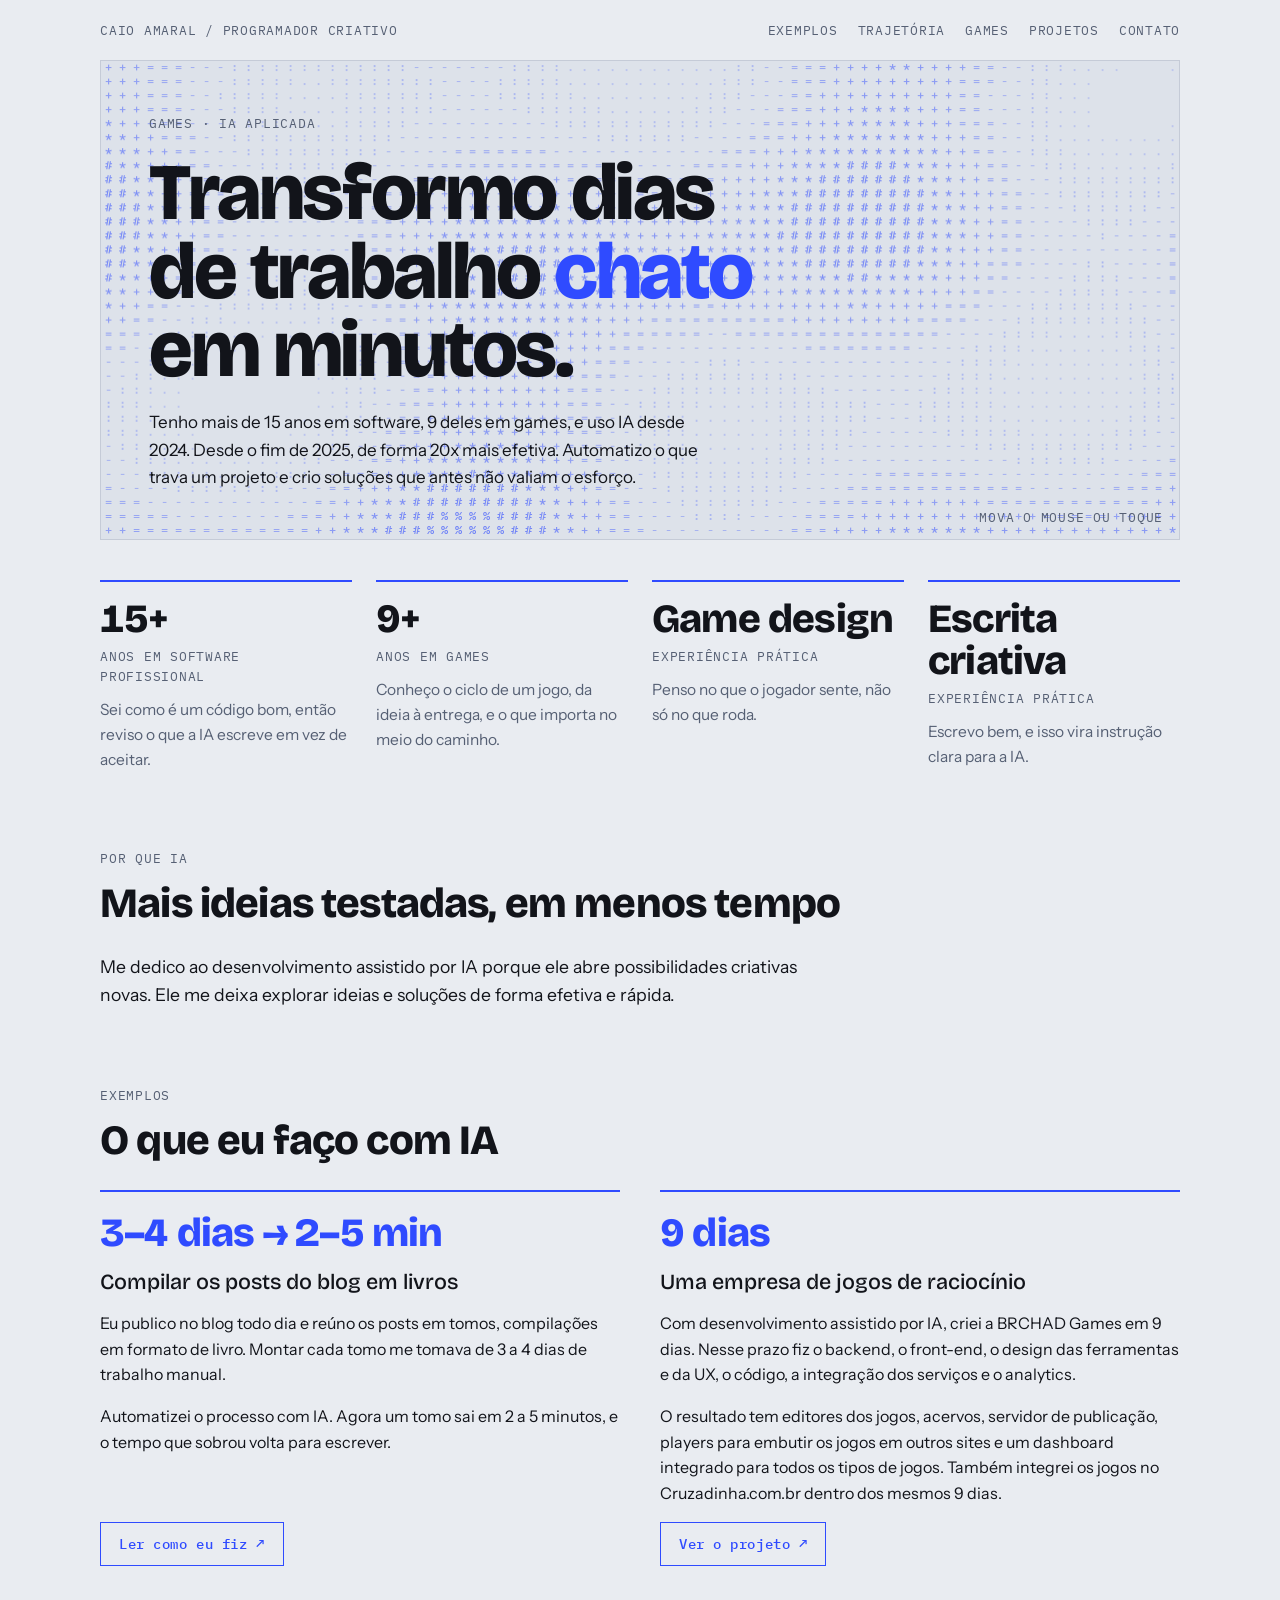
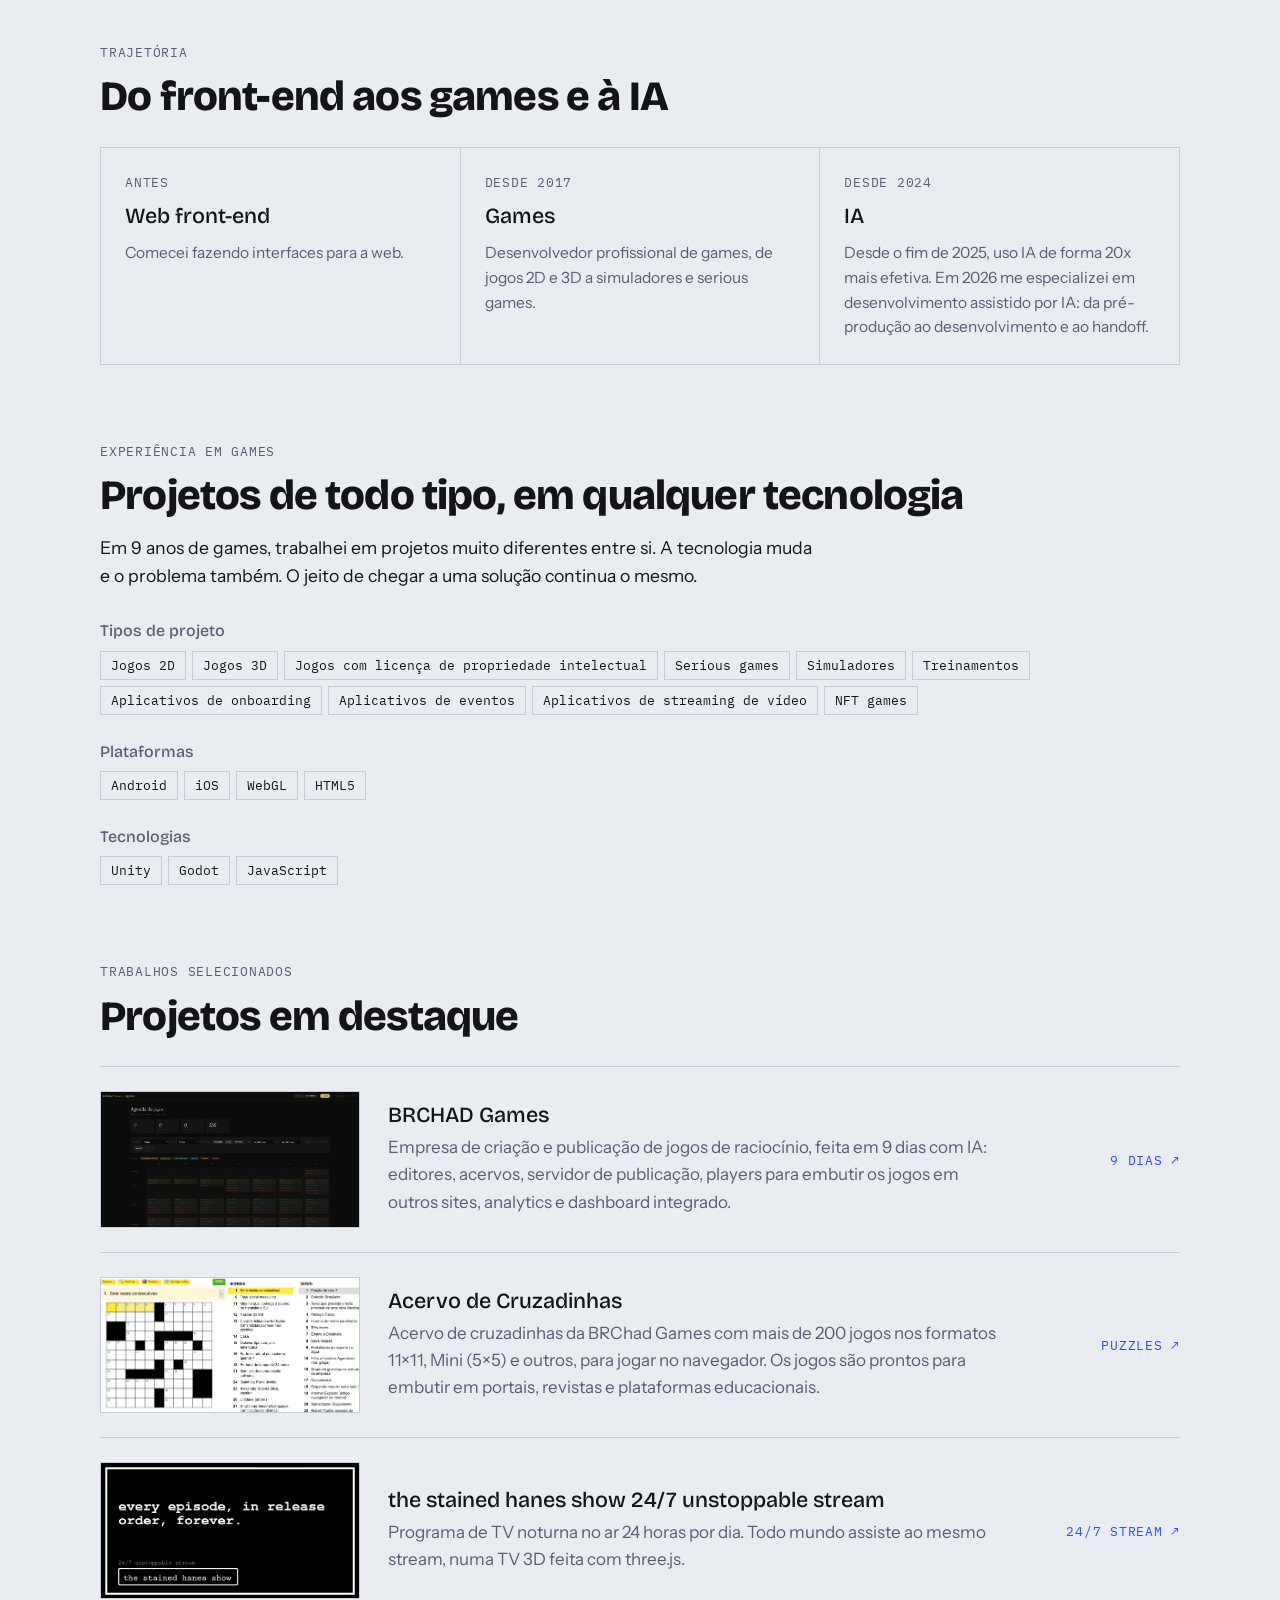
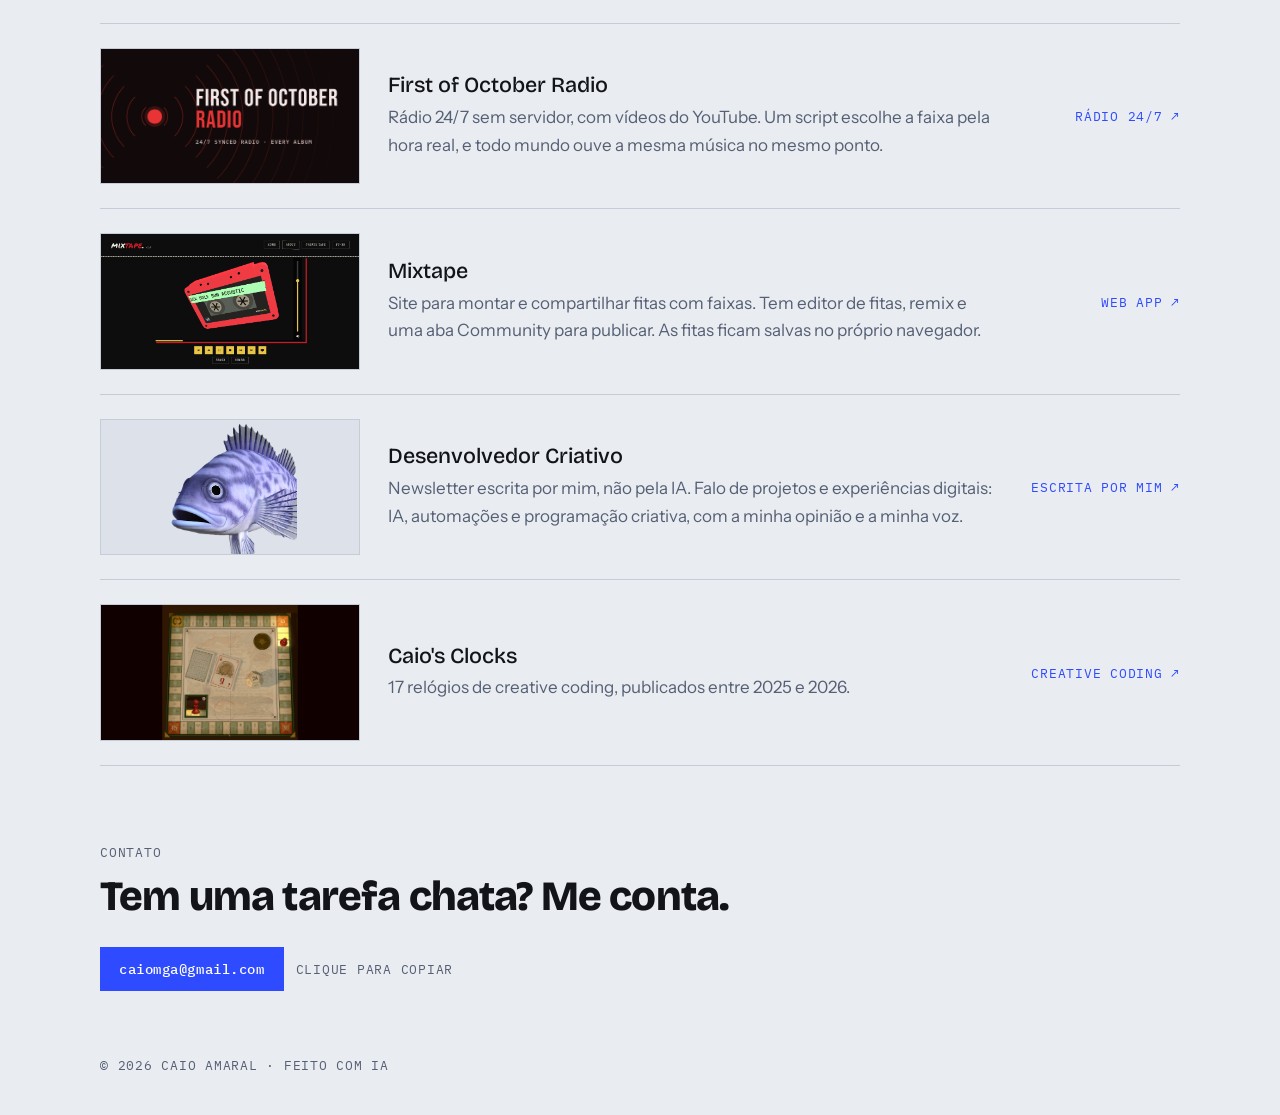
<file: index.html>
<!doctype html>
<html lang="pt-BR">
<head>
<meta charset="utf-8">
<meta name="viewport" content="width=device-width, initial-scale=1">
<title>Caio Amaral · Programador Criativo</title>
<meta name="description" content="Desenvolvedor de games desde 2017. Uso IA para transformar dias de trabalho chato em minutos e para criar o que antes não valia o esforço.">
<link rel="preconnect" href="https://fonts.googleapis.com">
<link rel="preconnect" href="https://fonts.gstatic.com" crossorigin>
<link rel="stylesheet" href="https://fonts.googleapis.com/css2?family=Bricolage+Grotesque:opsz,wght@12..96,500;12..96,800&family=Instrument+Sans:wght@400;500&family=IBM+Plex+Mono:wght@400;500&display=swap">
<link rel="stylesheet" href="styles.css">
</head>
<body>
<div class="wrap">
  <nav class="mono">
    <span>caio amaral / programador criativo</span>
    <div><a href="#caso">exemplos</a><a href="#trilha">trajetória</a><a href="#games">games</a><a href="#projetos">projetos</a><a href="#contato">contato</a></div>
  </nav>

  <header class="hero">
    <canvas id="field" aria-hidden="true"></canvas>
    <div class="hero-copy">
      <span class="mono">Games · IA aplicada</span>
      <h1>Transformo dias de trabalho <em>chato</em> em minutos.</h1>
      <p>Tenho mais de 15 anos em software, 9 deles em games, e uso IA desde 2024. Desde o fim de 2025, de forma 20x mais efetiva. Automatizo o que trava um projeto e crio soluções que antes não valiam o esforço.</p>
    </div>
    <span class="mono hero-hint">mova o mouse ou toque</span>
  </header>

  <section class="numbers" aria-label="Experiência">
    <div><strong>15+</strong><span class="mono">anos em software profissional</span><p>Sei como é um código bom, então reviso o que a IA escreve em vez de aceitar.</p></div>
    <div><strong id="years">9+</strong><span class="mono">anos em games</span><p>Conheço o ciclo de um jogo, da ideia à entrega, e o que importa no meio do caminho.</p></div>
    <div><strong>Game design</strong><span class="mono">experiência prática</span><p>Penso no que o jogador sente, não só no que roda.</p></div>
    <div><strong>Escrita criativa</strong><span class="mono">experiência prática</span><p>Escrevo bem, e isso vira instrução clara para a IA.</p></div>
  </section>

  <section id="porque">
    <span class="mono">Por que IA</span>
    <h2>Mais ideias testadas, em menos tempo</h2>
    <div class="case">
      <p>Me dedico ao desenvolvimento assistido por IA porque ele abre possibilidades criativas novas. Ele me deixa explorar ideias e soluções de forma efetiva e rápida.</p>
    </div>
  </section>

  <section id="caso">
    <span class="mono">Exemplos</span>
    <h2>O que eu faço com IA</h2>
    <div class="cases">
      <article class="case">
        <strong class="metric">3–4 dias → 2–5 min</strong>
        <h3>Compilar os posts do blog em livros</h3>
        <p>Eu publico no blog todo dia e reúno os posts em tomos, compilações em formato de livro. Montar cada tomo me tomava de 3 a 4 dias de trabalho manual.</p>
        <p>Automatizei o processo com IA. Agora um tomo sai em 2 a 5 minutos, e o tempo que sobrou volta para escrever.</p>
        <a class="btn" href="https://devcriativo.substack.com/p/automatizei-a-compilacao-de-posts" target="_blank" rel="noopener noreferrer">Ler como eu fiz ↗</a>
      </article>
      <article class="case">
        <strong class="metric">9 dias</strong>
        <h3>Uma empresa de jogos de raciocínio</h3>
        <p>Com desenvolvimento assistido por IA, criei a BRCHAD Games em 9 dias. Nesse prazo fiz o backend, o front-end, o design das ferramentas e da UX, o código, a integração dos serviços e o analytics.</p>
        <p>O resultado tem editores dos jogos, acervos, servidor de publicação, players para embutir os jogos em outros sites e um dashboard integrado para todos os tipos de jogos. Também integrei os jogos no Cruzadinha.com.br dentro dos mesmos 9 dias.</p>
        <a class="btn" href="https://brchad.com/en/project-brchad-games-admin.html" target="_blank" rel="noopener noreferrer">Ver o projeto ↗</a>
      </article>
    </div>
  </section>

  <section id="trilha">
    <span class="mono">Trajetória</span>
    <h2>Do front-end aos games e à IA</h2>
    <div class="tracks">
      <article>
        <span class="mono">antes</span>
        <h3>Web front-end</h3>
        <p>Comecei fazendo interfaces para a web.</p>
      </article>
      <article>
        <span class="mono">desde 2017</span>
        <h3>Games</h3>
        <p>Desenvolvedor profissional de games, de jogos 2D e 3D a simuladores e serious games.</p>
      </article>
      <article>
        <span class="mono">desde 2024</span>
        <h3>IA</h3>
        <p>Desde o fim de 2025, uso IA de forma 20x mais efetiva. Em 2026 me especializei em desenvolvimento assistido por IA: da pré-produção ao desenvolvimento e ao handoff.</p>
      </article>
    </div>
  </section>

  <section id="games">
    <span class="mono">Experiência em games</span>
    <h2>Projetos de todo tipo, em qualquer tecnologia</h2>
    <p class="lead">Em 9 anos de games, trabalhei em projetos muito diferentes entre si. A tecnologia muda e o problema também. O jeito de chegar a uma solução continua o mesmo.</p>
    <div class="groups">
      <div>
        <h3>Tipos de projeto</h3>
        <ul class="tags">
          <li>Jogos 2D</li><li>Jogos 3D</li><li>Jogos com licença de propriedade intelectual</li><li>Serious games</li><li>Simuladores</li><li>Treinamentos</li><li>Aplicativos de onboarding</li><li>Aplicativos de eventos</li><li>Aplicativos de streaming de vídeo</li><li>NFT games</li>
        </ul>
      </div>
      <div>
        <h3>Plataformas</h3>
        <ul class="tags"><li>Android</li><li>iOS</li><li>WebGL</li><li>HTML5</li></ul>
      </div>
      <div>
        <h3>Tecnologias</h3>
        <ul class="tags"><li>Unity</li><li>Godot</li><li>JavaScript</li></ul>
      </div>
    </div>
  </section>

  <section id="projetos">
    <span class="mono">Trabalhos selecionados</span>
    <h2>Projetos em destaque</h2>
    <div id="projects"></div>
  </section>

  <section id="contato">
    <span class="mono">Contato</span>
    <h2>Tem uma tarefa chata? Me conta.</h2>
    <div class="contact">
      <button class="primary" id="copy" type="button">caiomga@gmail.com</button>
      <span class="mono" id="msg" role="status">clique para copiar</span>
    </div>
  </section>

  <footer class="mono">© <span id="year">2026</span> Caio Amaral · feito com IA</footer>
</div>
<script src="projects.js"></script>
<script src="main.js"></script>
</body>
</html>
</file>
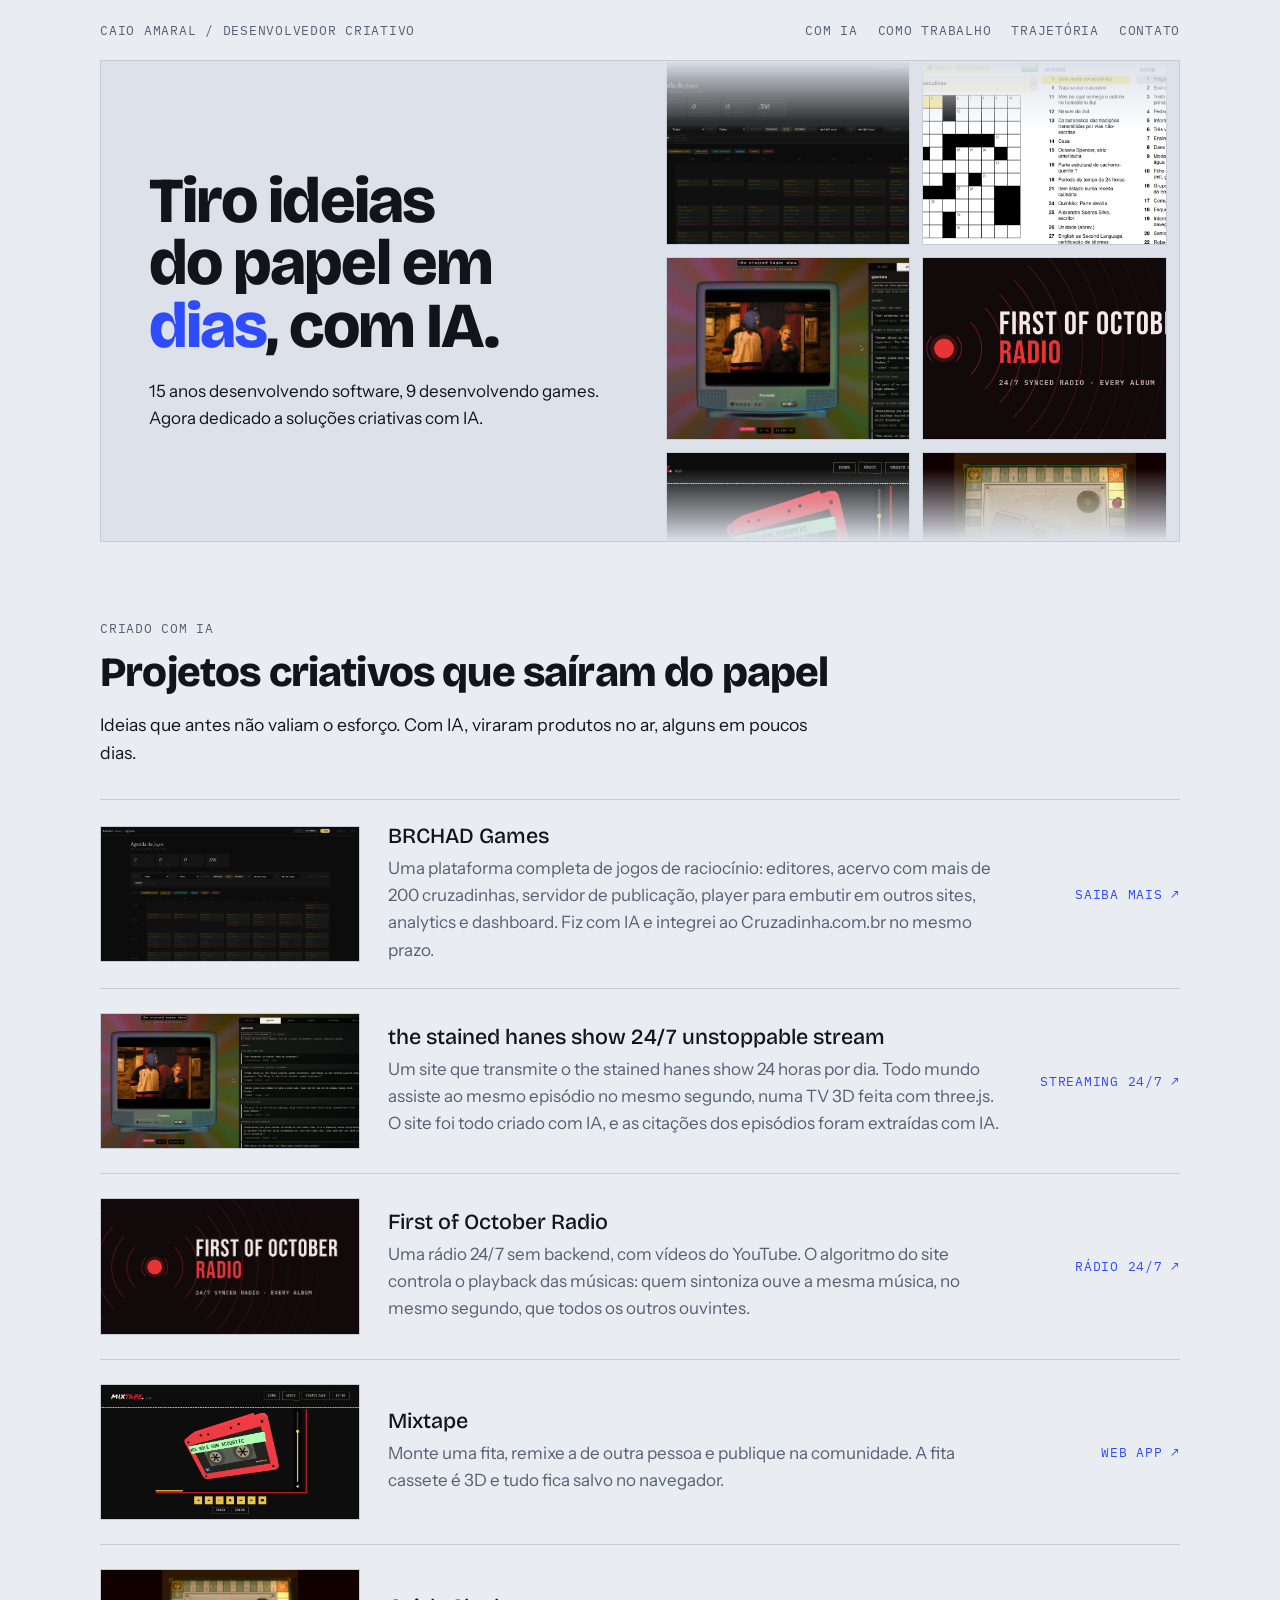
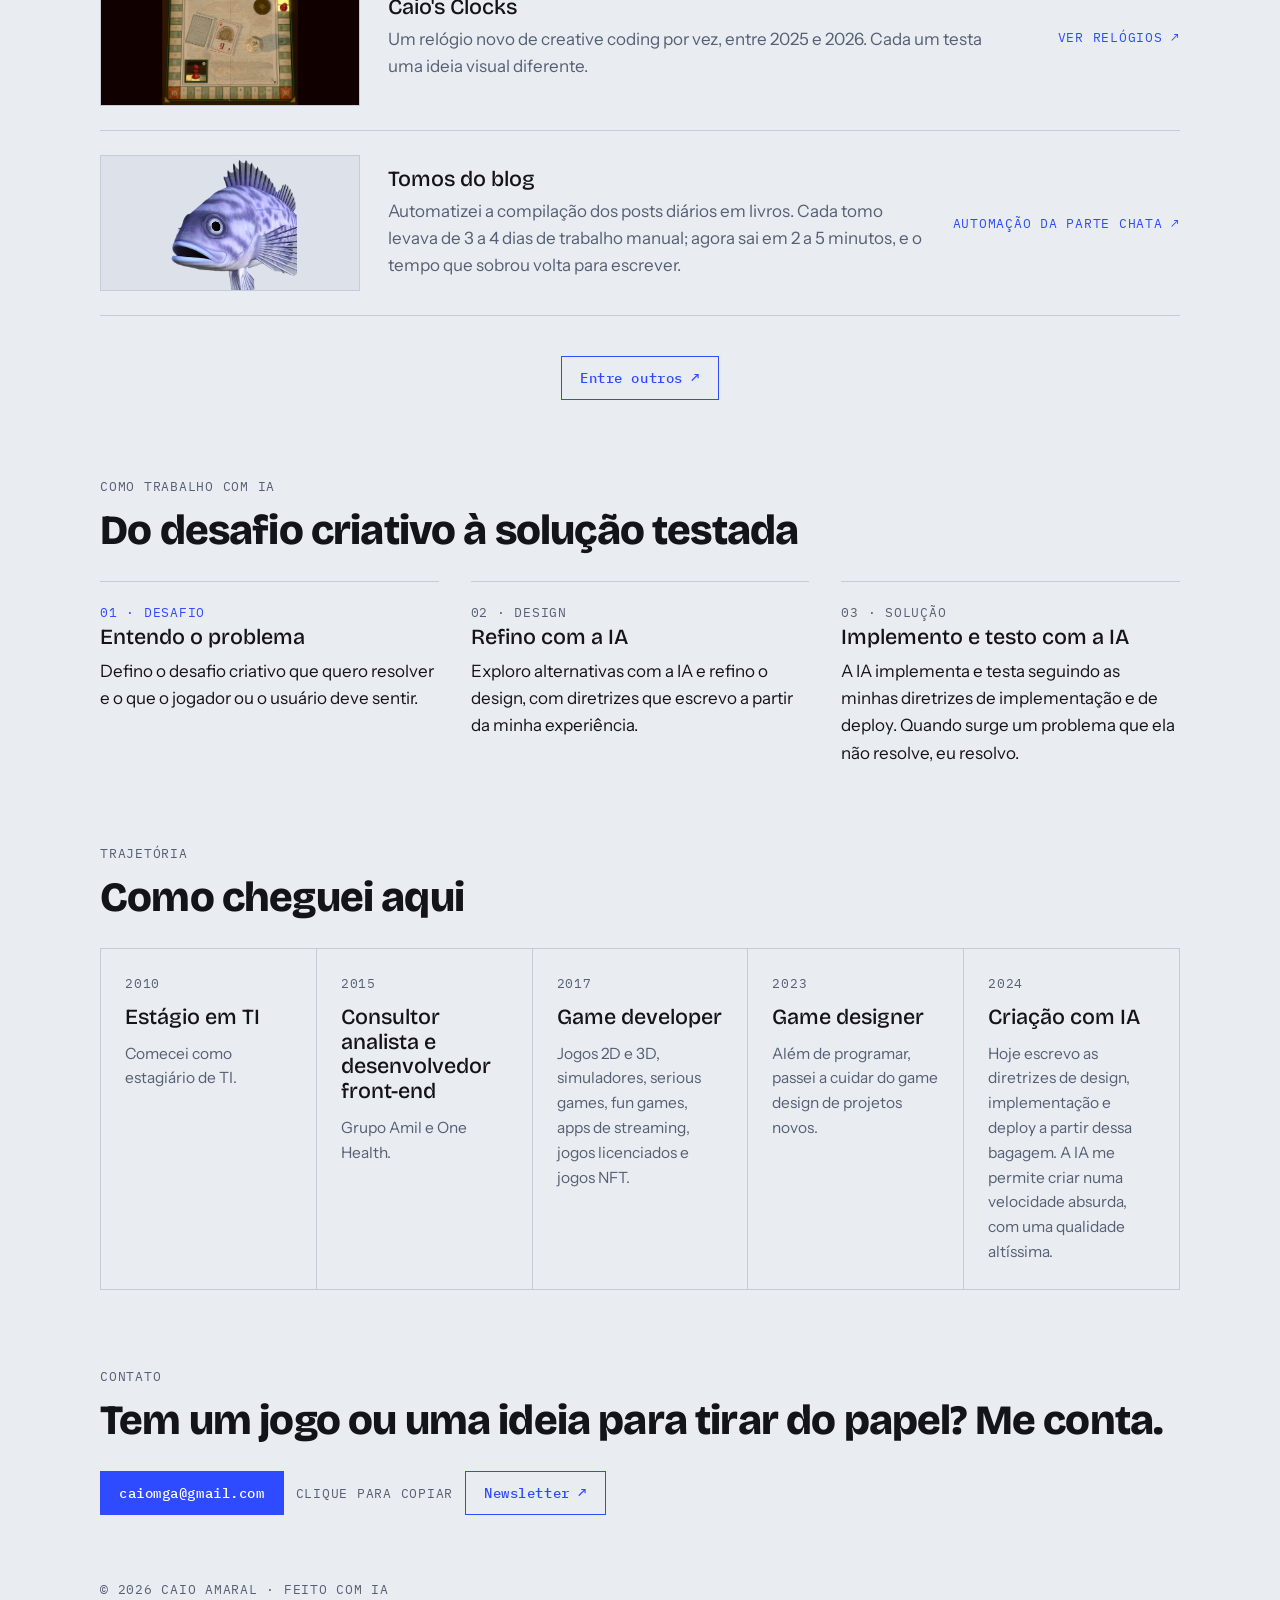
<file: v2.html>
<!doctype html>
<html lang="pt-BR">
<head>
<meta charset="utf-8">
<meta name="viewport" content="width=device-width, initial-scale=1">
<title>Caio Amaral · Desenvolvedor Criativo</title>
<meta name="description" content="Desenvolvedor criativo, com 9 anos em games. Jogos 2D e 3D, simuladores e serious games, e projetos criativos feitos com IA em dias.">
<link rel="preconnect" href="https://fonts.googleapis.com">
<link rel="preconnect" href="https://fonts.gstatic.com" crossorigin>
<link rel="stylesheet" href="https://fonts.googleapis.com/css2?family=Bricolage+Grotesque:opsz,wght@12..96,500;12..96,800&family=Instrument+Sans:wght@400;500&family=IBM+Plex+Mono:wght@400;500&display=swap">
<link rel="stylesheet" href="styles.css?v=2">
</head>
<body>
<div class="wrap">
  <nav class="mono">
    <span>caio amaral / desenvolvedor criativo</span>
    <div><a href="#ia">com ia</a><a href="#metodo">como trabalho</a><a href="#trilha">trajetória</a><a href="#contato">contato</a></div>
  </nav>

  <header class="hero hero-split">
    <div class="hero-copy">
      <h1>Tiro ideias do papel em <em>dias</em>, com IA.</h1>
      <p>15 anos desenvolvendo software, 9 desenvolvendo games. Agora dedicado a soluções criativas com IA.</p>
    </div>
    <!-- cada coluna repete as imagens duas vezes para o loop não ter emenda -->
    <div class="mosaic" aria-hidden="true">
      <div class="col">
        <img src="assets/brchad.png" alt=""><img src="assets/tshs-stream.jpg" alt="" class="left"><img src="assets/mixtape.png" alt="">
        <img src="assets/brchad.png" alt=""><img src="assets/tshs-stream.jpg" alt="" class="left"><img src="assets/mixtape.png" alt="">
      </div>
      <div class="col">
        <img src="assets/acervo.png" alt=""><img src="assets/radio.png" alt=""><img src="assets/clocks.png" alt="">
        <img src="assets/acervo.png" alt=""><img src="assets/radio.png" alt=""><img src="assets/clocks.png" alt="">
      </div>
    </div>
  </header>

  <section id="ia">
    <span class="mono">Criado com IA</span>
    <h2>Projetos criativos que saíram do papel</h2>
    <p class="lead">Ideias que antes não valiam o esforço. Com IA, viraram produtos no ar, alguns em poucos dias.</p>
    <div id="projects"></div>
    <p class="more"><a class="btn" href="https://brchad.com/" target="_blank" rel="noopener noreferrer">Entre outros ↗</a></p>
  </section>

  <section id="metodo">
    <span class="mono">Como trabalho com IA</span>
    <h2>Do desafio criativo à solução testada</h2>
    <ol class="phases">
      <li><span class="mono">01 · desafio</span><h3>Entendo o problema</h3><p>Defino o desafio criativo que quero resolver e o que o jogador ou o usuário deve sentir.</p></li>
      <li><span class="mono">02 · design</span><h3>Refino com a IA</h3><p>Exploro alternativas com a IA e refino o design, com diretrizes que escrevo a partir da minha experiência.</p></li>
      <li><span class="mono">03 · solução</span><h3>Implemento e testo com a IA</h3><p>A IA implementa e testa seguindo as minhas diretrizes de implementação e de deploy. Quando surge um problema que ela não resolve, eu resolvo.</p></li>
    </ol>
  </section>

  <section id="trilha">
    <span class="mono">Trajetória</span>
    <h2>Como cheguei aqui</h2>
    <div class="tracks five">
      <article>
        <span class="mono">2010</span>
        <h3>Estágio em TI</h3>
        <p>Comecei como estagiário de TI.</p>
      </article>
      <article>
        <span class="mono">2015</span>
        <h3>Consultor analista e desenvolvedor front-end</h3>
        <p>Grupo Amil e One Health.</p>
      </article>
      <article>
        <span class="mono">2017</span>
        <h3>Game developer</h3>
        <p>Jogos 2D e 3D, simuladores, serious games, fun games, apps de streaming, jogos licenciados e jogos NFT.</p>
      </article>
      <article>
        <span class="mono">2023</span>
        <h3>Game designer</h3>
        <p>Além de programar, passei a cuidar do game design de projetos novos.</p>
      </article>
      <article>
        <span class="mono">2024</span>
        <h3>Criação com IA</h3>
        <p>Hoje escrevo as diretrizes de design, implementação e deploy a partir dessa bagagem. A IA me permite criar numa velocidade absurda, com uma qualidade altíssima.</p>
      </article>
    </div>
  </section>

  <section id="contato">
    <span class="mono">Contato</span>
    <h2>Tem um jogo ou uma ideia para tirar do papel? Me conta.</h2>
    <div class="contact">
      <button class="primary" id="copy" type="button">caiomga@gmail.com</button>
      <span class="mono" id="msg" role="status">clique para copiar</span>
      <a class="btn" href="https://devcriativo.substack.com/" target="_blank" rel="noopener noreferrer">Newsletter ↗</a>
    </div>
  </section>

  <footer class="mono">© <span id="year">2026</span> Caio Amaral · feito com IA</footer>
</div>
<script src="projects-v2.js?v=2"></script>
<script src="main.js?v=2"></script>
</body>
</html>
</file>
<file: styles.css>
/* layout: hero com campo ASCII em canvas, números, trilha em 3 colunas, lista de projetos, contato */
:root{
  --bg:#e9ecf1; --fg:#12141a; --muted:#566074; --line:#c5cbd7; --panel:#dde2ea;
  --accent:#2f4bff; --accent-fg:#ffffff; --field:#2f4bff;
  --display:'Bricolage Grotesque','Helvetica Neue',Arial,sans-serif;
  --body:'Instrument Sans','Helvetica Neue',Arial,sans-serif;
  --mono:'IBM Plex Mono',ui-monospace,Menlo,Consolas,monospace;
}
@media (prefers-color-scheme:dark){:root:not([data-theme="light"]){
  --bg:#0d0f14; --fg:#e8ebf2; --muted:#8c96aa; --line:#262b38; --panel:#151923;
  --accent:#ff5c8a; --accent-fg:#14060b; --field:#8fa2ff; color-scheme:dark}}
:root[data-theme="dark"]{
  --bg:#0d0f14; --fg:#e8ebf2; --muted:#8c96aa; --line:#262b38; --panel:#151923;
  --accent:#ff5c8a; --accent-fg:#14060b; --field:#8fa2ff; color-scheme:dark}

*{box-sizing:border-box}
body{margin:0;background:var(--bg);color:var(--fg);font:400 17px/1.6 var(--body);
  padding-inline:max(16px,env(safe-area-inset-left,0px))}
.wrap{max-width:1080px;margin:0 auto}
a{color:inherit}
:focus-visible{outline:2px solid var(--accent);outline-offset:3px}
.mono{font-family:var(--mono);font-size:12.5px;letter-spacing:.06em;text-transform:uppercase;color:var(--muted)}

nav{display:flex;justify-content:space-between;gap:16px;padding-block:20px;flex-wrap:wrap}
nav a{text-decoration:none}
nav a:hover{color:var(--accent)}
nav div{display:flex;gap:20px;flex-wrap:wrap}

.hero{-webkit-user-select:none;user-select:none;position:relative;border:1px solid var(--line);background:var(--panel);overflow:hidden;min-height:440px}
#field{position:absolute;inset:0;width:100%;height:100%;display:block}
.hero-copy{position:relative;padding:clamp(20px,4vw,48px);pointer-events:none;max-width:780px}
h1{font:800 clamp(2.4rem,7vw,5rem)/.98 var(--display);letter-spacing:-.03em;margin:18px 0 20px;text-wrap:balance}
h1 em{font-style:normal;color:var(--accent)}
.hero-copy p{max-width:52ch;margin:0}
.hero-hint{position:absolute;right:16px;bottom:12px}

/* hero da v2: texto à esquerda, mosaico de projetos à direita (uma coluna sobe, a outra desce) */
.hero-split{display:grid;grid-template-columns:minmax(0,1.1fr) minmax(0,1fr);align-items:center;min-height:480px}
.hero-split .hero-copy{pointer-events:auto}
.hero-split h1{font-size:clamp(2.2rem,5vw,4rem);margin-top:0}
.mosaic{height:480px;display:grid;grid-template-columns:1fr 1fr;gap:12px;padding-right:12px;overflow:hidden;
  -webkit-mask-image:linear-gradient(transparent,#000 15%,#000 85%,transparent);mask-image:linear-gradient(transparent,#000 15%,#000 85%,transparent)}
.mosaic .col{display:flex;flex-direction:column;gap:12px;animation:rise 45s linear infinite}
.mosaic .col:nth-child(2){animation-duration:60s;animation-direction:reverse}
.mosaic img{display:block;width:100%;aspect-ratio:4/3;object-fit:cover;object-position:top center;border:1px solid var(--line)}
.mosaic img.left{object-position:left top}
@keyframes rise{to{transform:translateY(calc(-50% - 6px))}}
@media(max-width:800px){.hero-split{grid-template-columns:1fr}.mosaic{height:260px;padding:0 12px}}
@media(prefers-reduced-motion:reduce){.mosaic .col{animation:none}}

section{padding-block:72px 0}
h2{font:800 clamp(1.8rem,4vw,2.6rem)/1.05 var(--display);letter-spacing:-.02em;margin:10px 0 28px;text-wrap:balance}
h3{font:500 1.35rem/1.15 var(--display);margin:0}

.numbers{display:grid;grid-template-columns:repeat(auto-fit,minmax(220px,1fr));gap:24px;padding-block:40px 0}
.numbers div{display:flex;flex-direction:column;gap:6px;border-top:2px solid var(--accent);padding-top:16px;min-width:0}
.numbers strong{font:800 clamp(1.8rem,4vw,2.5rem)/1.05 var(--display);letter-spacing:-.02em;font-variant-numeric:tabular-nums}
.numbers p{margin:6px 0 0;color:var(--muted);font-size:15.5px}

.case{display:flex;flex-direction:column;align-items:flex-start;gap:16px;max-width:60ch;font-size:1.1rem}
.case p{margin:0}
.cases{display:grid;grid-template-columns:repeat(auto-fit,minmax(300px,1fr));gap:40px}
.cases .case{max-width:none;font-size:1rem;border-top:2px solid var(--accent);padding-top:20px;min-width:0}
.cases .btn{margin-top:auto}
.metric{font:800 clamp(1.8rem,4vw,2.5rem)/1.05 var(--display);letter-spacing:-.02em;color:var(--accent);font-variant-numeric:tabular-nums}
.btn{font:500 14px var(--mono);letter-spacing:.04em;padding:12px 18px;border:1px solid var(--accent);color:var(--accent);text-decoration:none}
.btn:hover{background:var(--accent);color:var(--accent-fg)}
.lead{max-width:60ch;margin:-12px 0 32px;font-size:1.1rem}
.groups{display:grid;gap:28px}
.groups h3{font-size:1rem;margin-bottom:10px;color:var(--muted)}
.groups .tags{margin:0}
.groups .tags li{font-size:13px;padding:5px 10px}
.approach{display:grid;grid-template-columns:repeat(auto-fit,minmax(280px,1fr));gap:32px}
.approach article{border-top:2px solid var(--accent);padding-top:16px;min-width:0}
.approach h3{margin-bottom:10px}
.approach p{margin:0;color:var(--muted);max-width:56ch}

.phases{list-style:none;margin:0;padding:0;display:grid;grid-template-columns:repeat(auto-fit,minmax(240px,1fr));gap:32px}
.phases li{border-top:1px solid var(--line);padding-top:16px;min-width:0}
.phases li:first-child .mono{color:var(--accent)}
.phases p{margin:8px 0 0;max-width:42ch}

.tracks{display:grid;grid-template-columns:repeat(auto-fit,minmax(260px,1fr));gap:1px;background:var(--line);border:1px solid var(--line)}
.tracks article{background:var(--bg);padding:24px;display:flex;flex-direction:column;gap:12px;min-width:0}
.tracks.five{grid-template-columns:repeat(auto-fit,minmax(min(100%,180px),1fr))}
.tracks p{margin:0;color:var(--muted);font-size:15.5px}
.tags{list-style:none;margin:auto 0 0;padding:0;display:flex;flex-wrap:wrap;gap:6px}
.tags li{font:400 12px var(--mono);border:1px solid var(--line);padding:3px 8px}

.proj{display:grid;grid-template-columns:260px minmax(0,1fr) auto;gap:12px 28px;padding:24px 0;border-top:1px solid var(--line);align-items:center;text-decoration:none}
.proj figure{margin:0;aspect-ratio:1200/630;background:var(--panel);border:1px solid var(--line);overflow:hidden}
.proj img{display:block;width:100%;height:100%;object-fit:cover;object-position:top center;transition:transform .3s}
.proj img.contain{object-fit:contain;object-position:center}
.proj:hover img{transform:scale(1.04)}
.proj .info{display:flex;flex-direction:column;gap:6px;min-width:0}
.proj:last-child{border-bottom:1px solid var(--line)}
.proj p{margin:0;color:var(--muted);max-width:56ch}
.proj .go{color:var(--accent)}
.proj:hover h3{color:var(--accent)}
@media(max-width:700px){.proj{grid-template-columns:1fr}}
.more{text-align:center;margin:40px 0 0}
.more .btn{display:inline-block}
@media(prefers-reduced-motion:reduce){.proj img{transition:none}.proj:hover img{transform:none}}

.game-list{display:grid;grid-template-columns:repeat(auto-fit,minmax(240px,1fr));gap:32px;margin-bottom:48px}
.game{display:flex;flex-direction:column;gap:8px;border-top:2px solid var(--accent);padding-top:16px;text-decoration:none;min-width:0}
.game figure{margin:0 0 8px;aspect-ratio:16/9;background:var(--panel);border:1px solid var(--line);overflow:hidden;display:grid;place-items:center}
.game img{display:block;width:100%;height:100%;object-fit:cover}
.game p{margin:0;color:var(--muted);font-size:15.5px}
.game .result{font:500 1rem/1.3 var(--display);color:var(--accent);margin-top:auto}
a.game:hover h3{color:var(--accent)}
.game.todo{border-top-style:dashed}
.game.todo figure{border-style:dashed}
.game.todo h3,.game.todo p,.game.todo .result{opacity:.6}
.draft-note{border:1px dashed var(--accent);padding:12px 16px;margin:0 0 32px;font-size:15px;max-width:60ch}

.contact{display:flex;flex-wrap:wrap;gap:12px;align-items:center}
button{font:500 14px var(--mono);letter-spacing:.04em;padding:12px 18px;border:1px solid var(--fg);background:transparent;color:var(--fg);cursor:pointer}
button:hover{border-color:var(--accent);color:var(--accent)}
button.primary{background:var(--accent);border-color:var(--accent);color:var(--accent-fg)}
button.primary:hover{color:var(--accent-fg);filter:brightness(1.1)}
footer{padding-block:64px 40px}
</file>
